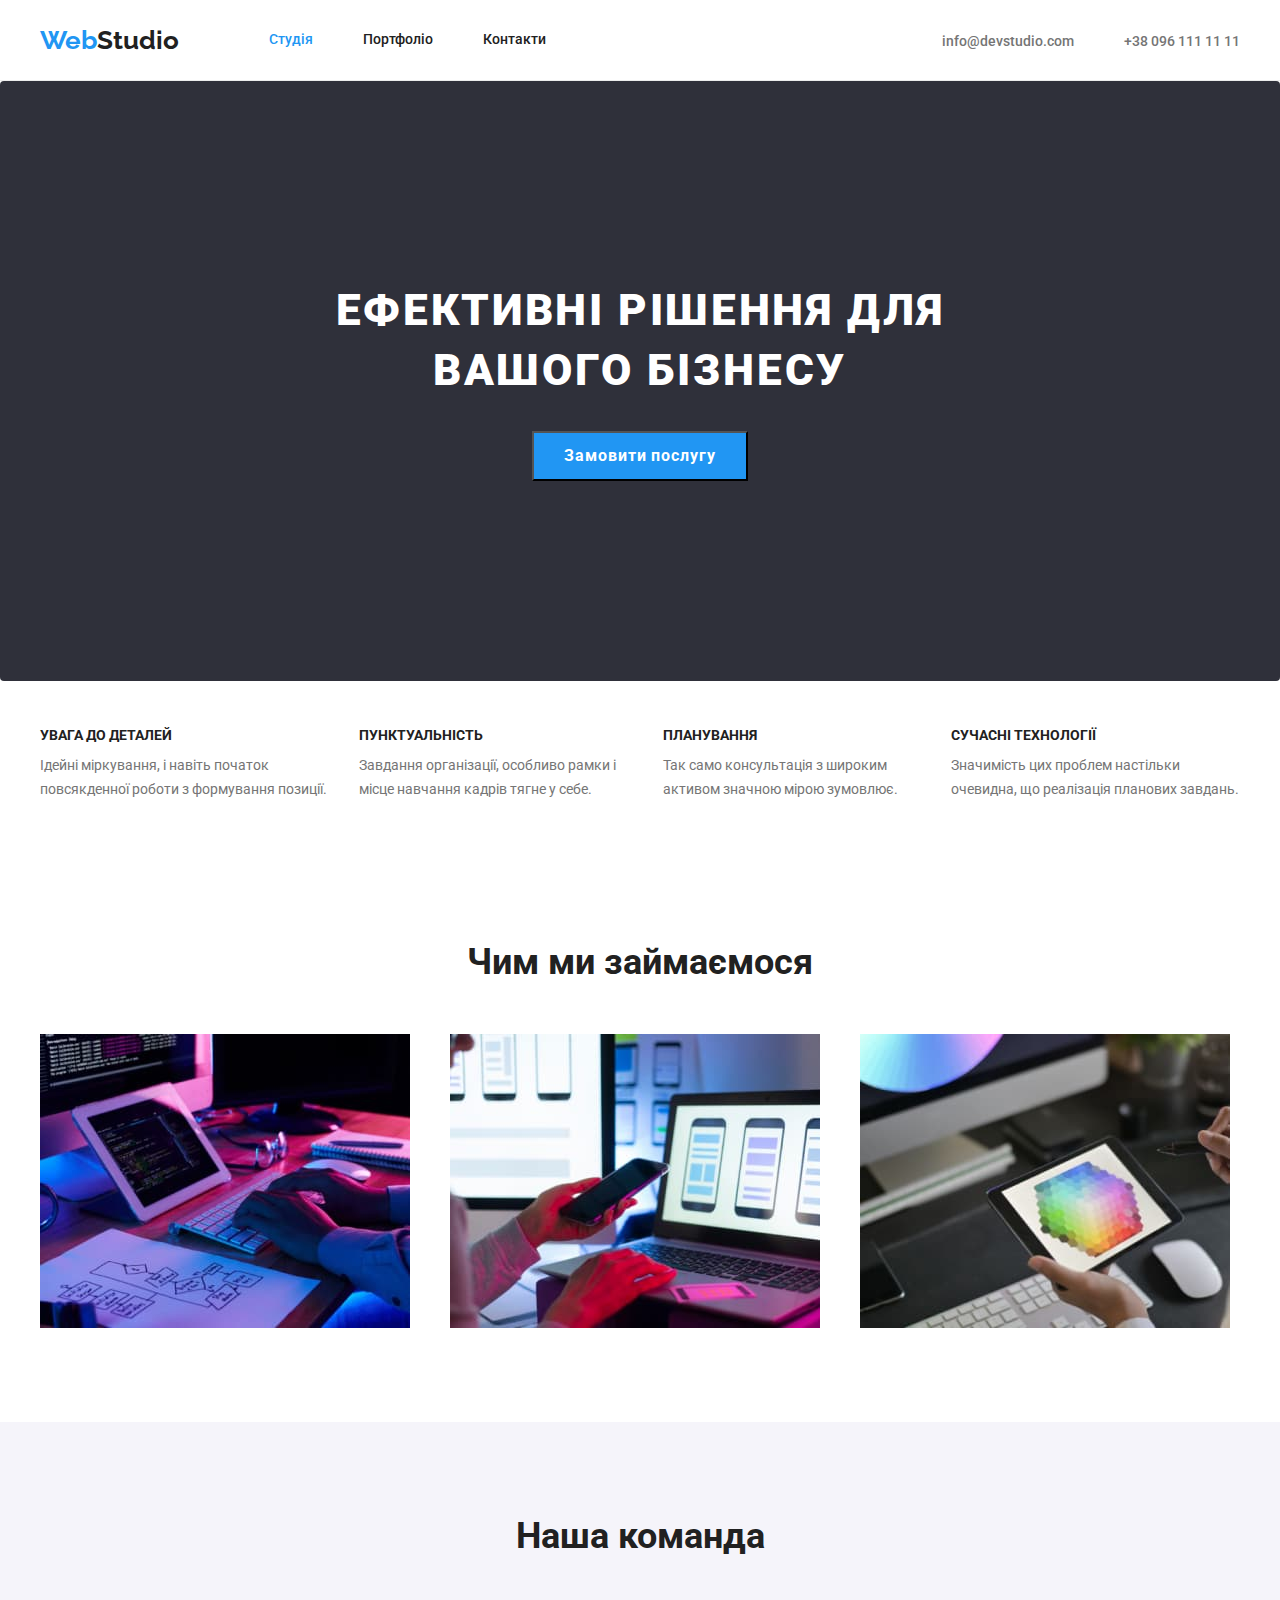
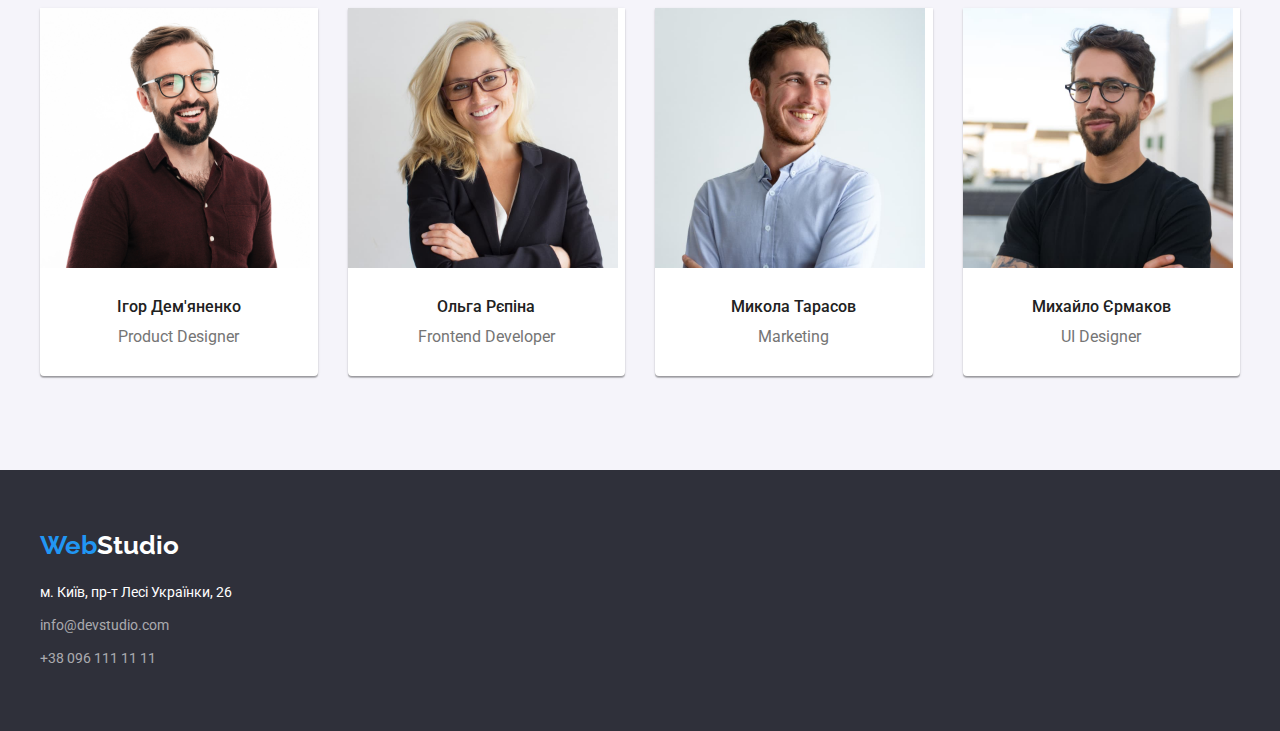
<file: index.html>
<!DOCTYPE html>
<html lang="uk">
<head>
    <meta charset="UTF-8">
    <meta http-equiv="X-UA-Compatible" content="IE=edge">
    <meta name="viewport" content="width=device-width, initial-scale=1.0">
    <title>Студія</title>
    <link rel="preconnect" href="https://fonts.googleapis.com">
    <link rel="preconnect" href="https://fonts.gstatic.com" crossorigin>
    <link href="https://fonts.googleapis.com/css2?family=Raleway:wght@700&family=Roboto:wght@400;500;700;900&display=swap" rel="stylesheet">
    <link rel="stylesheet" href="https://cdnjs.cloudflare.com/ajax/libs/modern-normalize/1.1.0/modern-normalize.min.css"
        integrity="sha512-wpPYUAdjBVSE4KJnH1VR1HeZfpl1ub8YT/NKx4PuQ5NmX2tKuGu6U/JRp5y+Y8XG2tV+wKQpNHVUX03MfMFn9Q=="
        crossorigin="anonymous" referrerpolicy="no-referrer" />
    <link rel="stylesheet" href="./css/styles.css">
    <link rel="stylesheet" href="./css/reset.css">
</head>
<body>
    <!-- header -->
    <header class="header">
        <div class="countainer">
        <div class="main-nav">
            <nav class="main-nav">
                <a class="main-logo" href="./index.html">
                    <span lang="en" class="web">Web</span><span lang="en" class="studio">Studio</span>
                </a>
                <ul class="site-nav list">
                    <li class="item"><a href="./index.html" class="link current" style="padding: 24px 0 25px 0;">Студія</a></li>
                    <li class="item"><a href="./portfolio.html" class="link" style="padding: 24px 0 25px 0;">Портфоліо</a></li>
                    <li class="item"><a href="" class="link" style="padding: 24px 0 25px 0;">Контакти</a></li>
                </ul>
            </nav>
            <ul class="auth-nav">
                <li class="item"><a href="mailto:info@devstudio.com" class="link">info@devstudio.com</a></li>
                <li class="item"><a href="tel:+380961111111" class="link">+38 096 111 11 11</a></li>
            </ul>
        </div>
        </div>
            
            
    </header>
    <!-- main -->
    <main>
        <section class="hero">
            <div class="countainer">
                <h1 class="hero-title">Ефективні рішення для вашого бізнесу</h1>
                <button class="hero-button" type="button">Замовити послугу</button>
            </div>
        </section>
        <section class="particular section">
            <div class="countainer">
                <h2 hidden> особливості </h2>
                <ul class="particular-list">
                    <li class="particular-item">
                        <h3 class="particular-title">УВАГА ДО ДЕТАЛЕЙ</h3>
                        <p class="particular-txt">
                            Ідейні міркування, і навіть початок повсякденної роботи з формування позиції.
                        </p>
                    </li>
                    <li class="particular-item">
                        <h3 class="particular-title">ПУНКТУАЛЬНІСТЬ</h3>
                        <p class="particular-txt">
                            Завдання організації, особливо рамки і місце навчання кадрів тягне у себе.
                        </p>
                    </li>
                    <li class="particular-item">
                        <h3 class="particular-title">ПЛАНУВАННЯ</h3>
                        <p class="particular-txt">
                            Так само консультація з широким активом значною мірою зумовлює.
                        </p>
                    </li>
                    <li class="particular-item">
                        <h3 class="particular-title">СУЧАСНІ ТЕХНОЛОГІЇ</h3>
                        <p class="particular-txt">
                            Значимість цих проблем настільки очевидна, що реалізація планових завдань.
                        </p>
                    </li>
                </ul>
            </div>
        </section>
        <section class="work section">
            <div class="countainer">
                <h2 class="work-title">Чим ми займаємося</h2>
                <ul class="work-pic">
                    <li class="work-item">
                        <img src="./images/first.jpg" alt="Десктопні додатки" width="370" />
                    </li>
                    <li class="work-item">
                        <img src="./images/second.jpg" alt="мобільні додатки" width="370" />
                    </li>
                    <li class="work-item">
                        <img src="./images/third.jpg" alt="дизайнерські рішення" width="370" />
                    </li>
                </ul>
            </div>
        </section>

        <section class="team section">
            <div class="countainer">
                <h2 class="team-title">Наша команда</h2>
                <ul class="team-pic">
                    <li class="team-item">
                        <img src="./images/Ihor.jpg" alt="Ihor" width="270" />
                        <div class="team-names">
                        <h3 class="name">Ігор Дем'яненко</h3>
                        <p>Product Designer</p>
                        </div>
                    </li>
                    <li class="team-item">
                        <img src="./images/Olha.jpg" alt="Olha" width="270" />
                        <div class="team-names">
                        <h3 class="name">Ольга Рєпіна</h3>
                        <p>Frontend Developer</p>
                        </div>
                    </li>
                    <li class="team-item">
                        <img src="./images/Nick.jpg" alt="Nick" width="270" />
                        <div class="team-names">
                        <h3 class="name">Микола Тарасов</h3>
                        <p>Marketing</p>
                        </div>
                    </li>
                    <li class="team-item">
                        <img src="./images/Michael.jpg" alt="Michael" width="270" />
                        <div class="team-names">
                        <h3 class="name">Михайло Єрмаков</h3>
                        <p>UI Designer</p>
                        </div>
                    </li>
                
                </ul>
            </div>
        </section>
    </main>
    <!-- footer -->
    <footer class="page-footer ">
      <div class="countainer">
        <div class="logotype-mar">
            <a href="./index.html">
                <span lang="en" class="web">Web</span><span lang="en" class="studio-footer">Studio</span>
            </a>
        </div>
            <address>
                <ul class="address-page" style="font-style: normal;">
                    <li style="margin-bottom: 9px;">
                        <a class="street" href="https://goo.gl/maps/V4T1d4C4mNGTJnJD9" target="_blank" rel="noopener noreferrer"> м.
                            Київ, пр-т Лесі Українки, 26</a>
                    </li>
                    <li style="margin-bottom: 9px;">
                        <a class="link" href="mailto:info@devstudio.com">info@devstudio.com</a>
                    </li>
                    <li>
                        <a class="link" href="tel:+380961111111">+38 096 111 11 11</a>
                    </li>
                </ul>
            </address>
      </div>
    </footer>
</body>
</html>
</file>
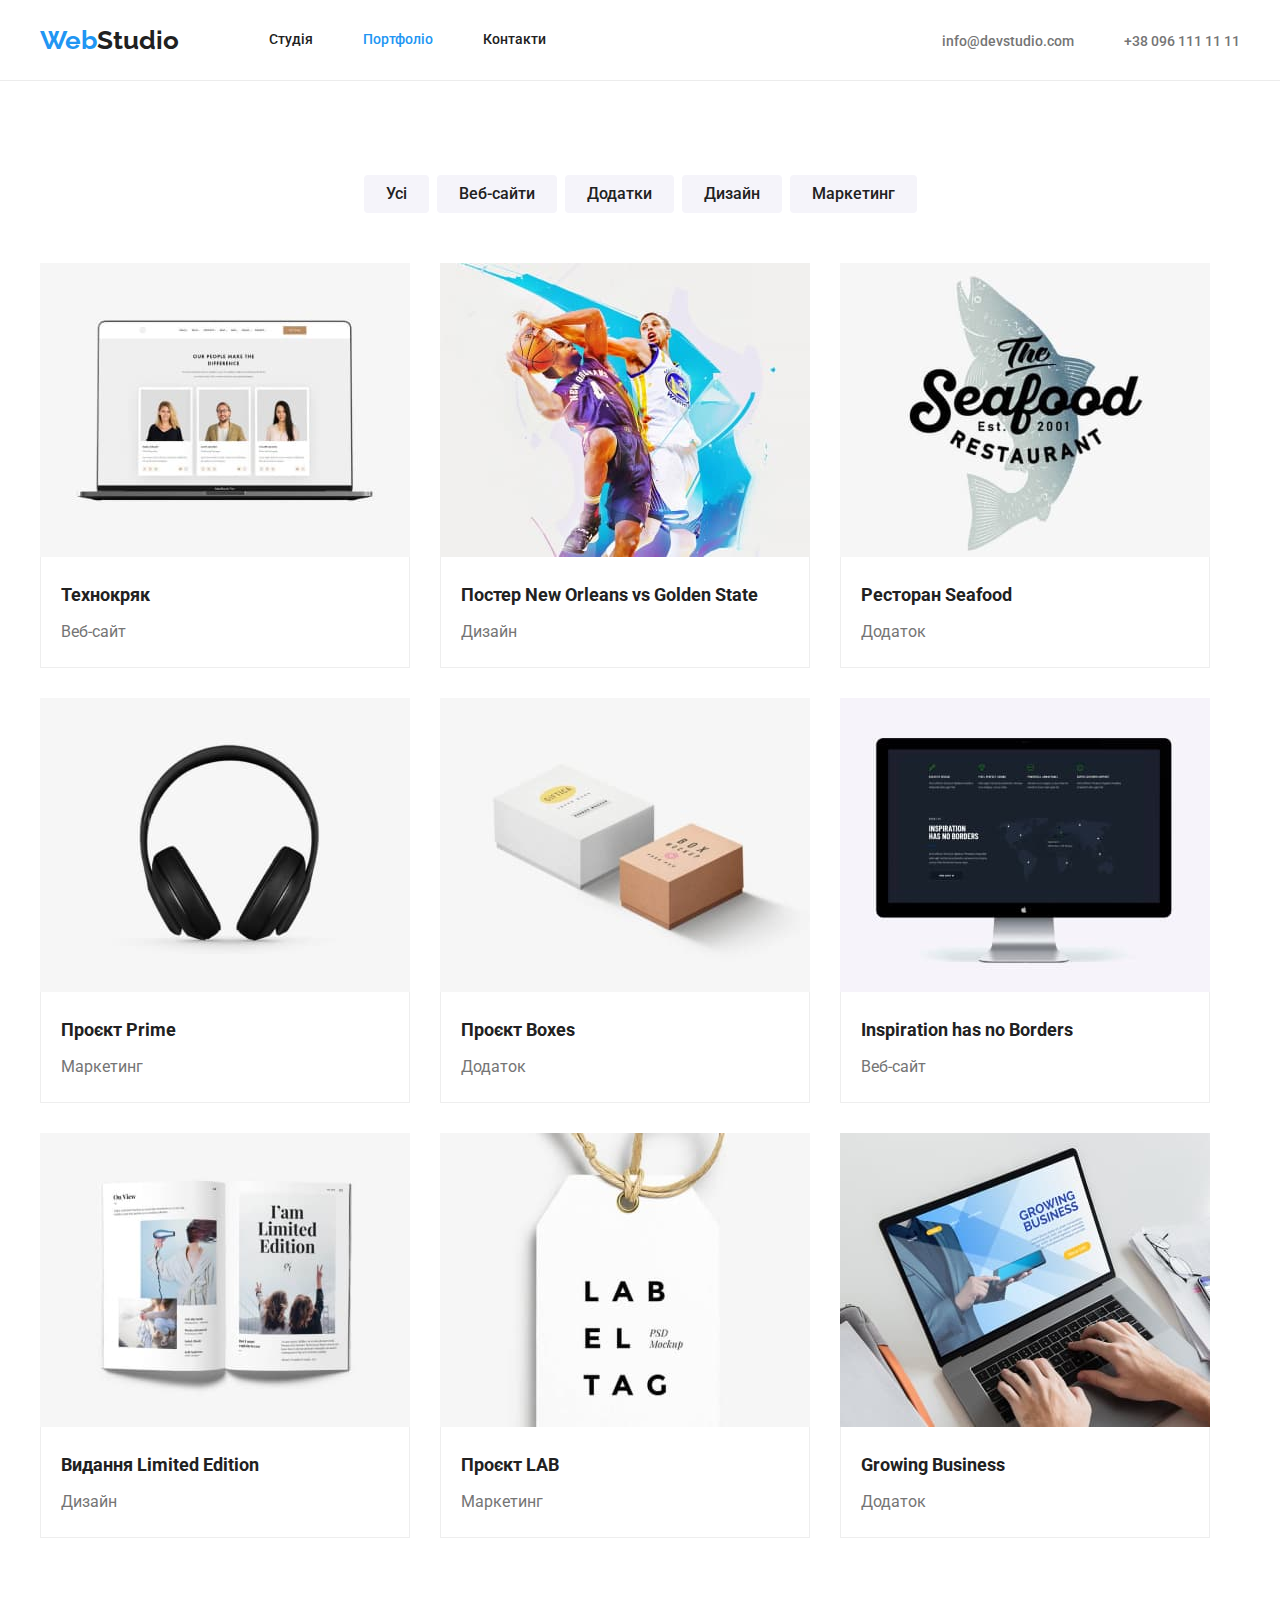
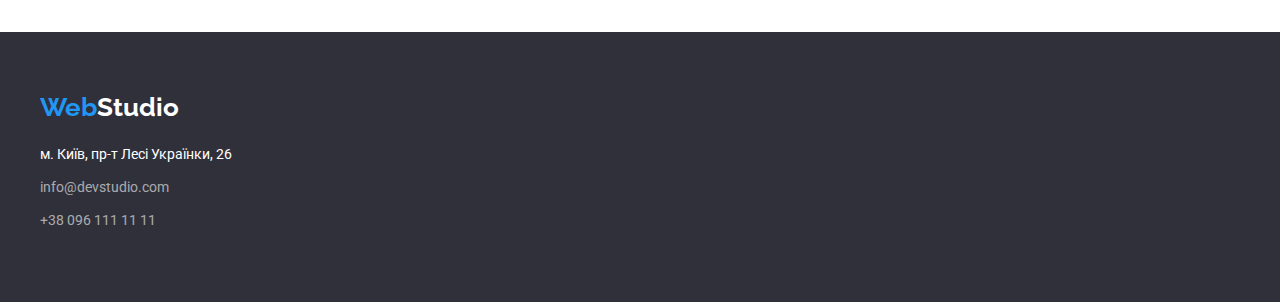
<file: portfolio.html>
<!DOCTYPE html>
<html lang="uk">
<head>
    <meta charset="UTF-8">
    <meta http-equiv="X-UA-Compatible" content="IE=edge">
    <meta name="viewport" content="width=device-width, initial-scale=1.0">
    <title>Портфоліо</title>
    <link rel="preconnect" href="https://fonts.googleapis.com">
    <link rel="preconnect" href="https://fonts.gstatic.com" crossorigin>
    <link href="https://fonts.googleapis.com/css2?family=Raleway:wght@700&family=Roboto:wght@400;500;700;900&display=swap" rel="stylesheet">
    <link rel="stylesheet" href="./css/reset.css">
    <link rel="stylesheet" href="https://cdnjs.cloudflare.com/ajax/libs/modern-normalize/1.1.0/modern-normalize.min.css"
        integrity="sha512-wpPYUAdjBVSE4KJnH1VR1HeZfpl1ub8YT/NKx4PuQ5NmX2tKuGu6U/JRp5y+Y8XG2tV+wKQpNHVUX03MfMFn9Q=="
        crossorigin="anonymous" referrerpolicy="no-referrer" />
    <link rel="stylesheet" href="css/styles.css">
</head>
<body>
        <!-- Шапка -->
        <header class="header">
                <div class="countainer">
                <div class="main-nav">
                    <nav class="main-nav">
                        <a class="main-logo" href="./index.html">
                            <span lang="en" class="web">Web</span><span lang="en" class="studio">Studio</span>
                        </a>
                        <ul class="site-nav list">
                            <li class="item" style="padding: 24px 0 25px 0;"><a href="./index.html" class="link">Студія</a></li>
                            <li class="item" style="padding: 24px 0 25px 0;"><a href="./portfolio.html" class="link current">Портфоліо</a></li>
                            <li class="item" style="padding: 24px 0 25px 0;"><a href="" class="link">Контакти</a></li>
                        </ul>
                    </nav>
                    <ul class="auth-nav">
                        <li class="item"><a href="mailto:info@devstudio.com" class="link">info@devstudio.com</a></li>
                        <li class="item"><a href="tel:+380961111111" class="link">+38 096 111 11 11</a></li>
                    </ul>
                </div>
                </div>
        </header>
        <main class="section">
            <section class="button">
             <div class="countainer">
                <h1 hidden>Кнопки</h1>
                <div class="marg-button">
                <ul class="all-button">
                    <li class="button-item">
                        <button class="main-button" type="button">Усі</button>
                    </li>
                    <li class="button-item">
                        <button class="main-button" type="button">Веб-сайти</button>
                    </li>
                    <li class="button-item">
                        <button class="main-button" type="button">Додатки</button>
                    </li>
                    <li class="button-item">
                        <button class="main-button" type="button">Дизайн</button>
                    </li>
                    <li class="button-item">
                        <button class="main-button" type="button">Маркетинг</button>
                    </li> 
                </ul>
                </div>
                 <ul class="project">
                    <li class="project-item">
                        <img src="./images/note.jpg" alt="Firstpic" width="370">
                        <div class="card-name">
                        <h2 class="project-titel">Технокряк</h2>
                        <p class="project-product">Веб-сайт</p>
                        </div>
                    </li>
                    <li class="project-item">
                        <img src="./images/Poster.jpg" alt="New Orleans vs Golden State" width="370">
                        <div class="card-name">
                        <h2 class="project-titel">Постер New Orleans vs Golden State</h2>
                        <p class="project-product">Дизайн</p>
                        </div>
                    </li>
                    <li class="project-item">
                        <img src="./images/Restaurant.jpg" alt="Seafood Restaurant" width="370">
                        <div class="card-name">
                        <h2 class="project-titel">Ресторан Seafood</h2>
                        <p class="project-product">Додаток</p>
                        </div>
                    </li>
                    <li class="project-item">
                        <img src="./images/Prime.jpg" alt="Prime" width="370">
                        <div class="card-name">
                        <h2 class="project-titel">Проєкт Prime</h2>
                        <p class="project-product">Маркетинг</p>
                        </div>
                    </li>
                    <li class="project-item">
                        <img src="./images/Boxes.jpg" alt="Boxes" width="370">
                        <div class="card-name">
                        <h2 class="project-titel">Проєкт Boxes</h2>
                        <p class="project-product">Додаток</p>
                        </div>
                    </li>
                    <li class="project-item">
                        <img src="./images/InspirationhasnoBorders.jpg" alt="Inspiration has no Borders" width="370">
                        <div class="card-name">
                        <h2 class="project-titel">Inspiration has no Borders</h2>
                        <p class="project-product">Веб-сайт</p>
                        </div>
                    </li>
                    <li class="project-item">
                        <img src="./images/LE.jpg" alt="Limited Edition" width="370">
                        <div class="card-name">
                        <h2 class="project-titel">Видання Limited Edition</h2>
                        <p class="project-product">Дизайн</p>
                        </div>
                    </li>
                    <li class="project-item">
                        <img src="./images/LAB.jpg" alt="LAB" width="370">
                        <div class="card-name">
                        <h2 class="project-titel">Проєкт LAB</h2>
                        <p class="project-product">Маркетинг</p>
                        </div>
                    </li>
                    <li class="project-item">
                        <img src="./images/GrowingBusiness.jpg" alt="Growing Business" width="370">
                        <div class="card-name">
                        <h2 class="project-titel">Growing Business</h2>
                        <p class="project-product">Додаток</p>
                        </div>
                    </li>
                </ul>
             </div>
            </section>
        </main>
        <footer class="page-footer">
         <div class="countainer">
            <div class="logotype-mar">
                <a href="./index.html">
                    <span lang="en" class="web">Web</span><span lang="en" class="studio-footer">Studio</span>
                </a>
            </div>
            <address>
                <ul class="address-page" style="font-style: normal;">
                    <li style="padding-bottom: 9px;">
                        <a class="street" href="https://goo.gl/maps/V4T1d4C4mNGTJnJD9" target="_blank" rel="noopener noreferrer"> м. Київ, пр-т Лесі Українки, 26</a>
                    </li>
                    <li style="padding-bottom: 9px;">
                        <a class="link" href="mailto:info@devstudio.com">info@devstudio.com</a>
                    </li>
                    <li style="padding-bottom: 9px;">
                        <a class="link" href="tel:+380961111111">+38 096 111 11 11</a>
                    </li>
                </ul>
            </address>
         </div>
        </footer>
</body>
</html>
</file>
<file: css/styles.css>
body {
font-family: 'Roboto', sans-serif;
background-color: #fff;
color: #757575;
}

:root {
    --brand-color: #212121;
    --bluebrand-clor: #2196f3;
    --discription-color: #757575; 
    --margin-bottom:10px;
}

ul {
    list-style: none;
}

a {
    text-decoration: none;
}
/* logo*/

.web {
    color: var(--bluebrand-clor);
    font-family: 'Raleway';
    font-style: normal;
    font-weight: 700;
    font-size: 26px;
    line-height: 1.19;
}

.studio {
    color: var(--brand-color);
    font-family: 'Raleway';
    font-style: normal;
    font-weight: 700;
    font-size: 26px;
    line-height: 1.19;
}

/* nav */

.countainer {
    height: 100%;
    width: 1200px;
    padding: 0 15px;
    margin: 0 auto;
}

.section {
    padding-top: 94px;
    padding-bottom: 94px;
}

.header {
    height: 80px;
    border-bottom: 1px solid #ECECEC;
}

.main-nav {
    height: 100%;
    display: flex;
    align-items: center;
}

.site-nav {
   display: flex; 
   margin-left: 90px;
}

.site-nav .item  + .item {
    margin-left: 50px;
}

.site-nav .link {
    display: block;
    color: var(--brand-color);
    font-weight: 500;
    font-size: 14px;
    line-height: 1.14;
}


.site-nav .link:hover,
.site-nav .link:focus {
    color: var(--bluebrand-clor);
}

.site-nav .link.current {
    color: var(--bluebrand-clor);
}

.auth-nav {
  display: flex; 
  margin-left: auto; 
}

.auth-nav .item + .item {
    margin-left: 50px;

}

.auth-nav .link {
    color: var(--discription-color);
    font-weight: 500;
    font-size: 14px;
    line-height: 1.14;
}

.auth-nav .link:hover,
.auth-nav .link:focus {
    color: var(--bluebrand-clor);
}

.item {
    
}

.hero {
    text-align: center;
    padding: 200px 0;
    border-radius: 4px;
    border: 0;

    background-color:#2F303A;
}
.hero-title {
    width: 696px;
    margin:auto;
    text-align: center;

    text-transform: uppercase;
    color: #FFFFFF;
    font-weight: 900;
    font-size: 44px;
    line-height: 1.36;
    letter-spacing: 0.06em;
}

.hero-button {
    color: #FFFFFF;
    background-color: var(--bluebrand-clor);
    font-weight: 700;
    font-size: 16px;
    line-height: 1.87;
    cursor: pointer;
    letter-spacing: 0.06em;
    width: 216px;
    height: 50px;
    margin-top: 30px;

}

.particular {
    padding-top: 47px;
    padding-bottom: 47px;
}

.particular-list {
    display: flex;
    gap: 30px;



}

.particular-list:not(:last-child) {
    margin-right: 30px;
}


.particular-title {
    margin-bottom: var(--margin-bottom);

    color: var(--brand-color);
    font-style: normal;
    font-weight: 700;
    font-size: 14px;
    line-height: 1.14;
    
}

.particular-txt {
    color: var(--discription-color);
    font-size: 14px;
    line-height: 1.71;
    letter-spacing: 3%;
    /* width: 270px; */
}

.work-title {
    margin-bottom: 50px;
    text-align: center;

    color: var(--brand-color);
    font-weight: 700;
    font-size: 36px;
    line-height: 1.16;
}

.work-pic {
    display: flex;
    flex-wrap: wrap;
    
}


.work-item {
    width: calc((100% - 60px) / 3);
    
}

.work-item:not(:last-child) {
    margin-right: 30px;
}

.team {
    background-color: #F5F4FA;

}

.team-title {
    margin-bottom: 50px;
    text-align: center;

    color: var(--brand-color);
    font-weight: 700;
    font-size: 36px;
    line-height: 1.16;
}

.team-pic {
    display: flex;
    flex-wrap: wrap;
    margin: -15px;
}

.team-item {
    background: #FFFFFF;
    text-align: center;
    box-shadow: 0px 1px 3px rgba(0, 0, 0, 0.12), 0px 1px 1px rgba(0, 0, 0, 0.14), 0px 2px 1px rgba(0, 0, 0, 0.2);
    border-radius: 0px 0px 4px 4px;
    width: calc((100% - 120px) / 4);
    margin: 15px;
}

.team-names {
    padding: 30px 30px;
    text-align: center;
    justify-content: center;

}

.name {
    margin-bottom: var(--margin-bottom);

    color: var(--brand-color); 
    font-weight: 500;
    font-size: 16px;
    line-height: 1.18;
}

/* footer */
.page-footer {
    padding-bottom: 60px;
    padding-top: 60px;
    
    background-color: #2F303A;
    font-style: normal;
}

.logotype-mar {
    margin-bottom: 20px;
}

.address-padding {
    margin-bottom: 9px;
}

.street {
    font-style: normal;
    color: #FFFFFF;
    font-size: 14px;
    line-height: 1.71;
}

.address-page .link {
    color:rgba(255, 255, 255, 0.6);
    font-size: 14px;
    line-height: 1.71;
}

.address-page .link:hover,
.address-page .link:focus {
    color: var(--bluebrand-clor);
}

.studio-footer{
    color: #FFFFFF;
    font-family: 'Raleway';
    font-weight: 700;
    font-size: 26px;
    line-height: 1.2;
}

.marg-button {
    display: flex;
     text-align: center;
    justify-content: center;
    flex-wrap: wrap;
    
}
    

.all-button {
    text-align: center;
    justify-content: center;
    display: flex;
    flex-wrap: wrap;
    border-radius: 4px;
    margin-bottom: 50px;
    
}

.main-button {
    color:var(--brand-color) ;
    background-color: #F5F4FA;
    font-weight: 500;
    font-size: 16px;
    line-height: 1.62;
    cursor: pointer;
    border: 0;
    border-radius: 4px;
    padding: 6px 22px;
    
}

.button-item:not(:last-child) {
    margin-right: 8px;
}


.main-button:hover,
.main-button:focus {
    color: #fff;
    background-color: var(--bluebrand-clor);
}

.project {
    display: flex;
    flex-wrap: wrap;
    gap: 30px;
    

}

.project-item {
    width: calc((100% - 90px) / 3);
}

.project-product {
    line-height: 30px;
    letter-spacing: 3%;
}

.card-name {
    padding: 20px 20px;
    text-align: start;
    border: 1px solid #EEEEEE;
    border-top: 0;
}

.project-titel{
    margin-bottom: 4px;
    
    color: var(--brand-color);
    font-weight: 700;
    font-size: 18px;
    line-height: 2;
    letter-spacing: 6%;
}
</file>
